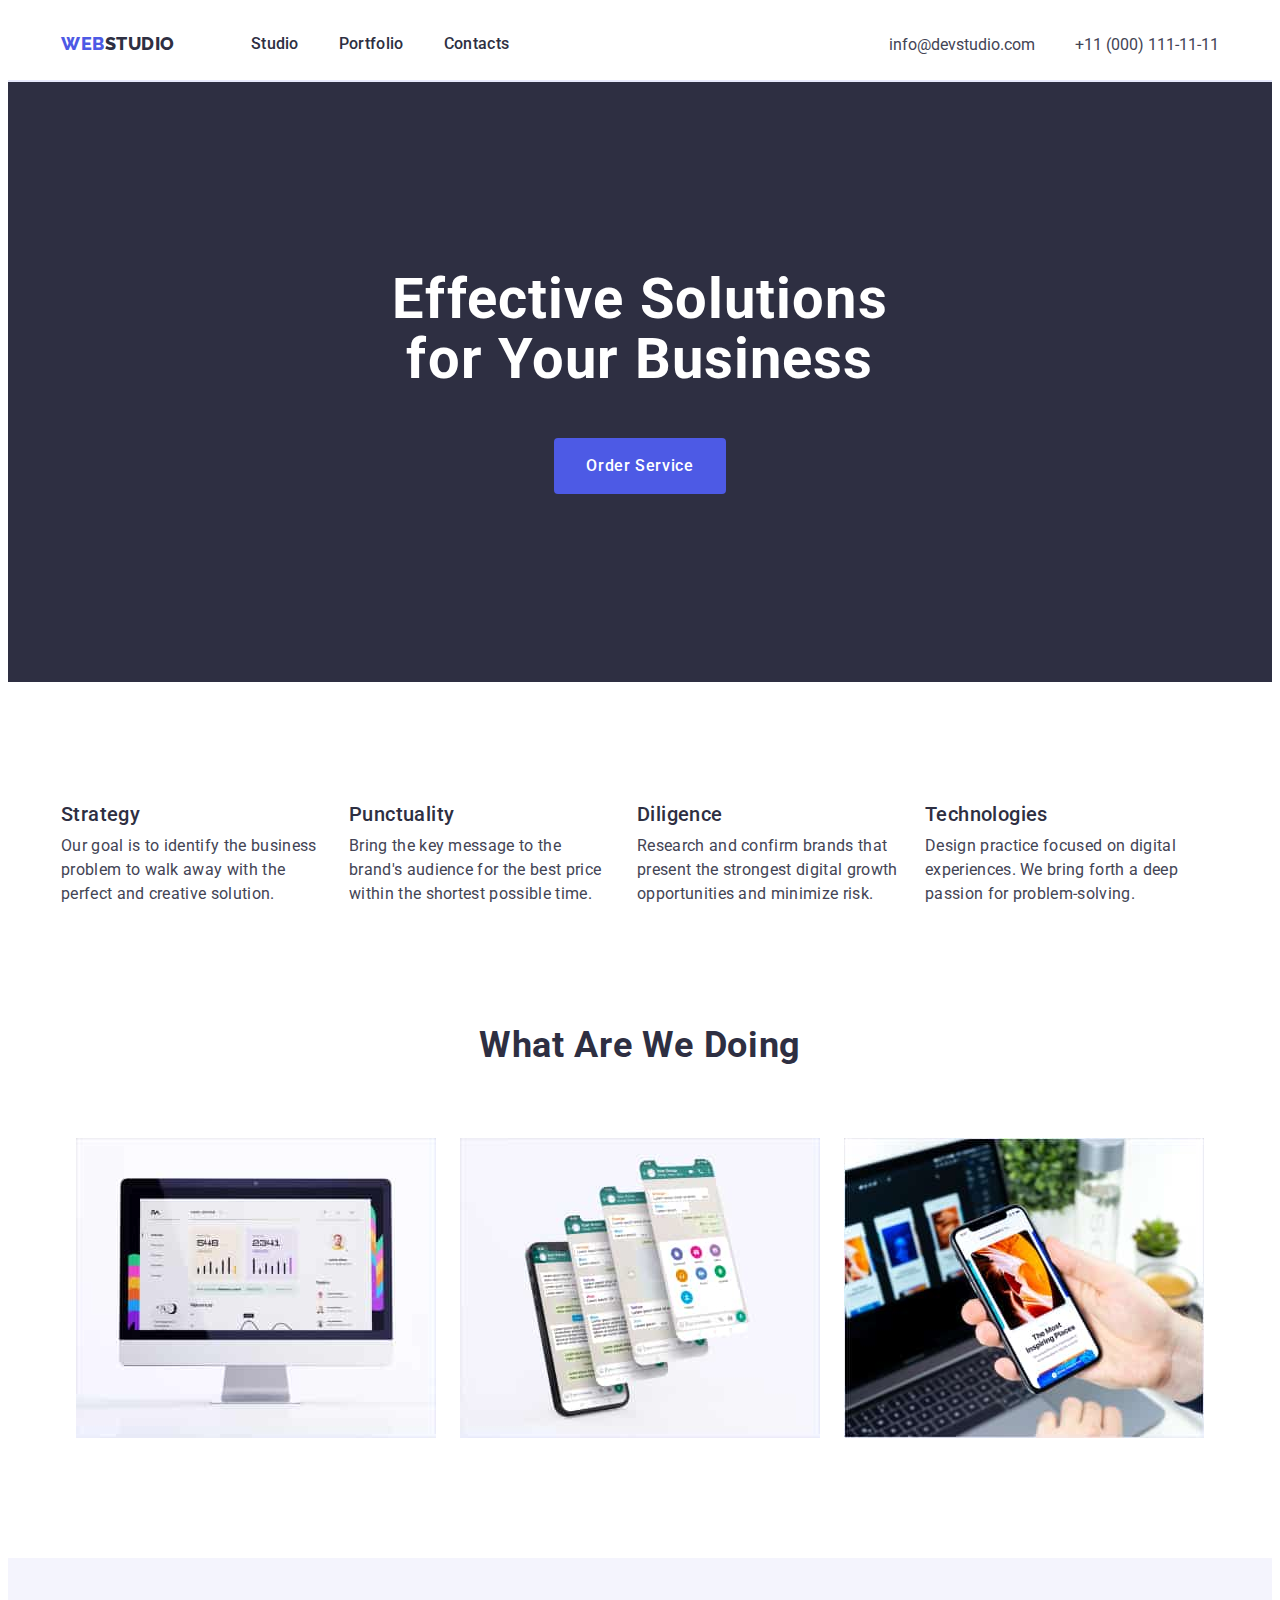
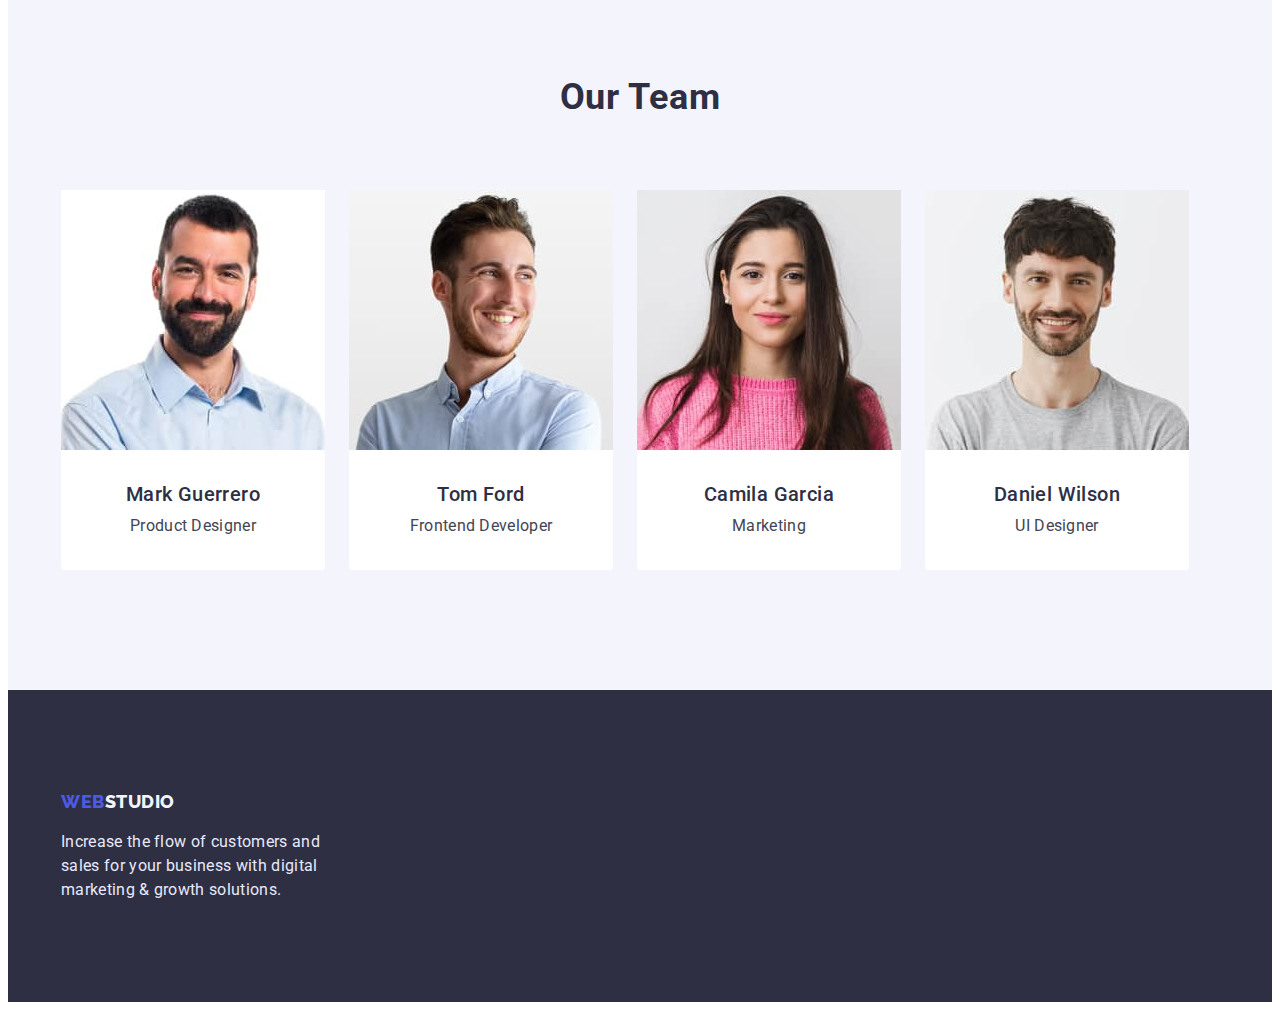
<file: index.html>
<!DOCTYPE html>
<html lang="en">
  <head>
    <meta charset="UTF-8" />
    <meta http-equiv="X-UA-Compatible" content="IE=edge" />
    <meta name="viewport" content="width=device-width, initial-scale=1.0" />
    <link
      rel="stylesheet"
      href="https://cdnjs.cloudflare.com/ajax/libs/modern-normalize/1.1.0/modern-normalize.min.css"
      integrity="sha512-wpPYUAdjBVSE4KJnH1VR1HeZfpl1ub8YT/NKx4PuQ5NmX2tKuGu6U/JRp5y+Y8XG2tV+wKQpNHVUX03MfMFn9Q=="
      crossorigin="anonymous"
      referrerpolicy="no-referrer"
    />

    <link rel="preconnect" href="https://fonts.googleapis.com" />
    <link rel="preconnect" href="https://fonts.gstatic.com" crossorigin />
    <link
      href="https://fonts.googleapis.com/css2?family=Raleway:wght@900&family=Roboto:wght@400;500;700;900&display=swap"
      rel="stylesheet"
    />
    <link rel="stylesheet" href="./css/styles.css" />
    <title>Web Studio</title>
  </head>
  <body>
    <!-- ================HEADER====================== -->
    <header class="header-border">
      <div class="container">
        <nav class="nav-container">
          <a href="index.html" class="link logo-text"
            ><span class="blue-logo-text">Web</span>Studio
          </a>
          <ul class="list nav-menu">
            <li class="nav-item">
              <a
                href="index.html"
                target="_self"
                rel="noreferrer noopener"
                class="link nav-link"
                >Studio</a
              >
            </li>
            <li class="nav-item">
              <a
                href="portfolio.html"
                target="_self"
                rel="noreferrer noopener"
                class="link nav-link"
                >Portfolio</a
              >
            </li>
            <li class="nav-item">
              <a href="" class="link nav-link">Contacts</a>
            </li>
          </ul>

          <address class="address">
            <ul class="list adrdress-list">
              <li class="adrdress-item">
                <a href="mailto:info@devstudio.com" class="link address-link"
                  >info@devstudio.com</a
                >
              </li>
              <li class="adrdress-item">
                <a href="tel:+110001111111" class="link address-link"
                  >+11 (000) 111-11-11</a
                >
              </li>
            </ul>
          </address>
        </nav>
      </div>
    </header>
    <main>
      <!-- NO NEED TO DO BACKGROUND YET! -->
      <!-- =====================HERO========================== -->
      <section class="hero-background">
        <div class="container hero-container">
          <!-- Hero -->
          <h1 class="hero-title">Effective Solutions for Your Business</h1>
          <button type="button" class="hero-btn btn">Order Service</button>
        </div>
      </section>
      <!--====================Benefits========================= -->
      <section class="benefits-section">
        <div class="container">
          <h2 class="visually-hidden">Benefits</h2>
          <ul class="list benefits-item-list">
            <li class="benefits-item">
              <h3 class="benefits-title">Strategy</h3>
              <p class="benefits-text">
                Our goal is to identify the business problem to walk away with
                the perfect and creative solution.
              </p>
            </li>
            <li class="benefits-item">
              <h3 class="benefits-title">Punctuality</h3>
              <p class="benefits-text">
                Bring the key message to the brand's audience for the best price
                within the shortest possible time.
              </p>
            </li>
            <li class="benefits-item">
              <h3 class="benefits-title">Diligence</h3>
              <p class="benefits-text">
                Research and confirm brands that present the strongest digital
                growth opportunities and minimize risk.
              </p>
            </li>
            <li class="benefits-item">
              <h3 class="benefits-title">Technologies</h3>
              <p class="benefits-text">
                Design practice focused on digital experiences. We bring forth a
                deep passion for problem-solving.
              </p>
            </li>
          </ul>
        </div>
      </section>
      <!-- ====================WHAT WE ARE DOING================== -->
      <section class="about-section">
        <div class="container">
          <h2 class="about-title">What are we doing</h2>
          <ul class="list about-list">
            <li class="about-item">
              <img src="./images/desktop.jpg" alt="desktop" width="360" />
            </li>
            <li class="about-item">
              <img src="./images/chatbots.jpg" alt="chatbots" width="360" />
            </li>
            <li class="about-item">
              <img src="./images/mobile.jpg" alt="mobile" width="360" />
            </li>
          </ul>
        </div>
      </section>
      <!-- ==================Our Team =======================-->
      <section class="team-background team-section">
        <div class="container">
          <h2 class="team-title">Our Team</h2>
          <ul class="list team-container-list">
            <li class="team-item-li">
              <img
                src="./images/markguerrero.jpg"
                alt="Mark Guerrero"
                width="264"
              />
              <div class="team-container-item">
                <h3 class="team-title-name">Mark Guerrero</h3>
                <p class="team-text">Product Designer</p>
              </div>
            </li>
            <li class="team-item-li">
              <img src="./images/tomford.jpg" alt="Tom Ford" width="264" />
              <div class="team-container-item">
                <h3 class="team-title-name">Tom Ford</h3>
                <p class="team-text">Frontend Developer</p>
              </div>
            </li>
            <li class="team-item-li">
              <img
                src="./images/camilagarcia.jpg"
                alt="Camila Garcia"
                width="264"
              />
              <div class="team-container-item">
                <h3 class="team-title-name">Camila Garcia</h3>
                <p class="team-text">Marketing</p>
              </div>
            </li>
            <li class="team-item-li">
              <img
                src="./images/danielwilson.jpg"
                alt="Daniel Wilson"
                width="264"
              />
              <div class="team-container-item">
                <h3 class="team-title-name">Daniel Wilson</h3>
                <p class="team-text">UI Designer</p>
              </div>
            </li>
          </ul>
        </div>
      </section>
    </main>
    <!--============================= FOOTER================================= -->
    <footer class="footer-background footer-section">
      <div class="container">
        <a href="index.html" class="link logo-text"
          ><span class="blue-logo-text">Web</span
          ><span class="white-logo-color">Studio</span>
        </a>
        <p class="footer-text">
          Increase the flow of customers and sales for your business with
          digital marketing & growth solutions.
        </p>
      </div>
    </footer>
  </body>
</html>
</file>
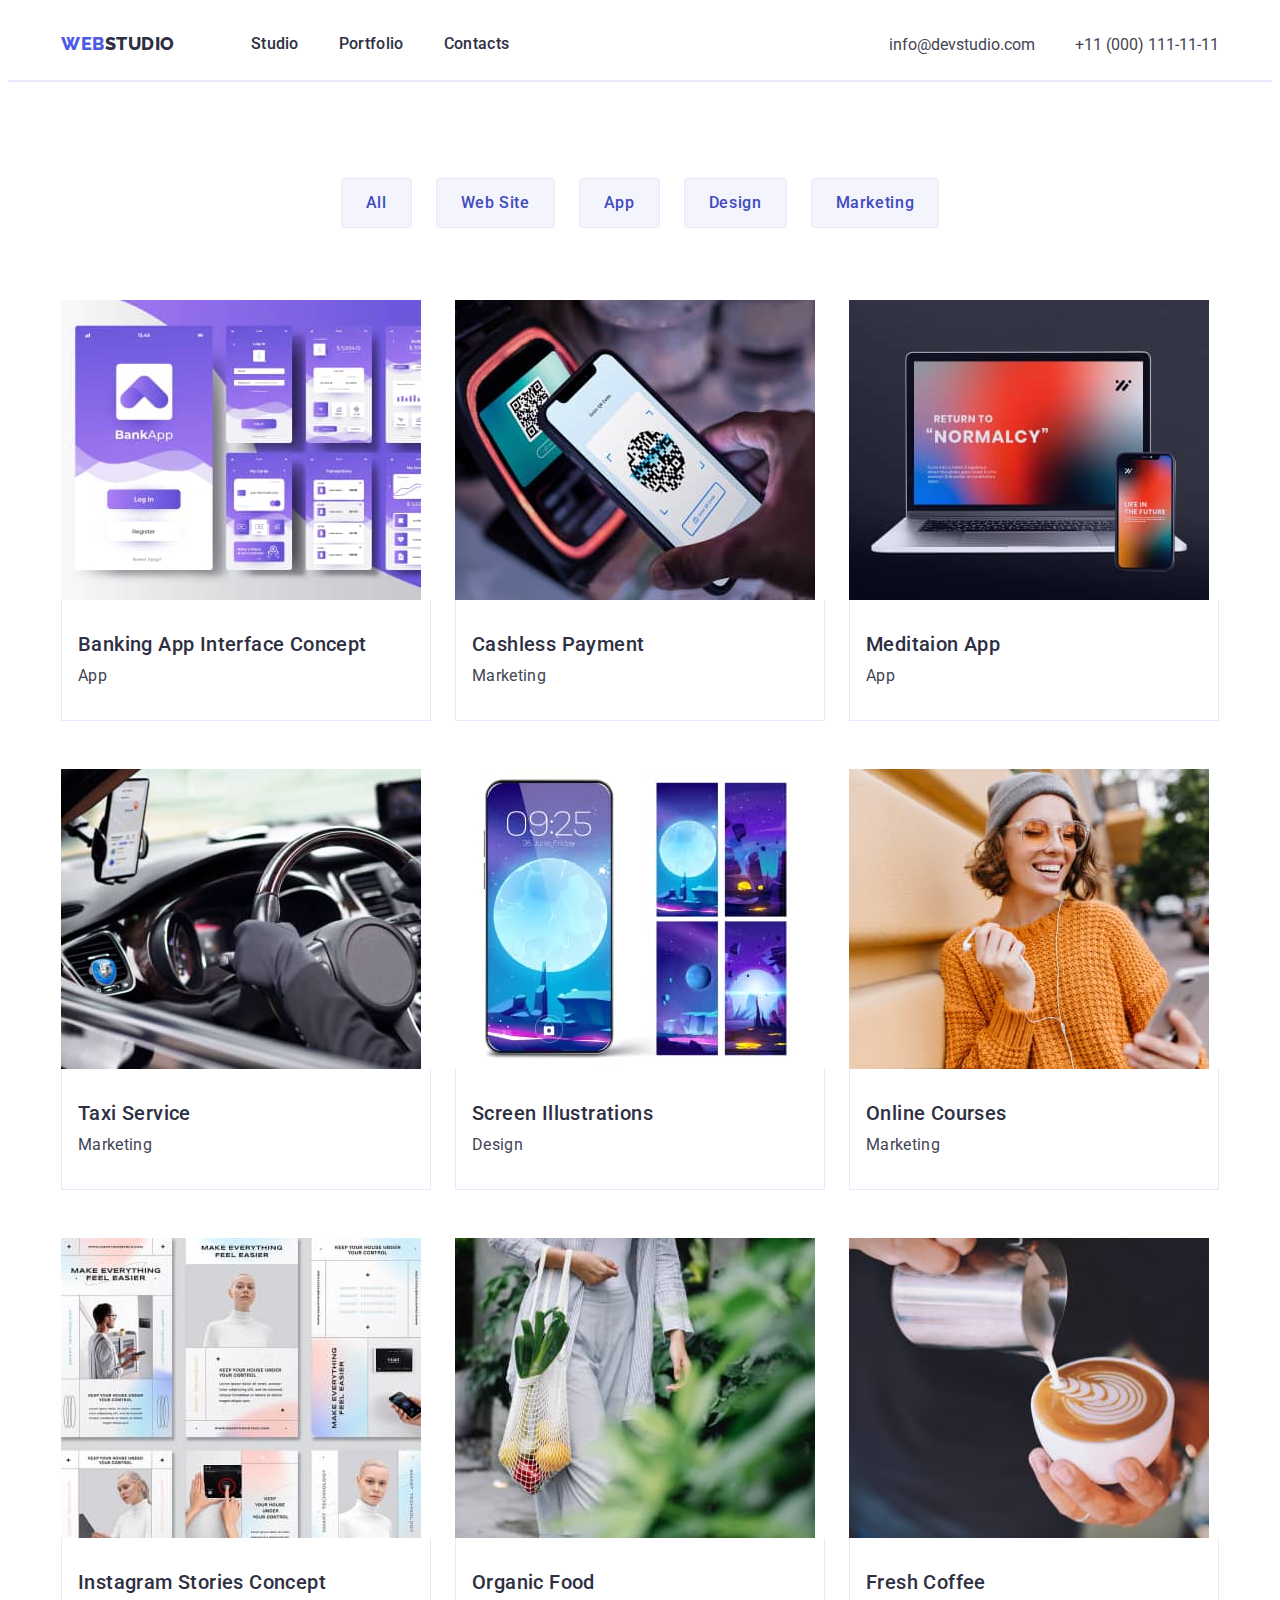
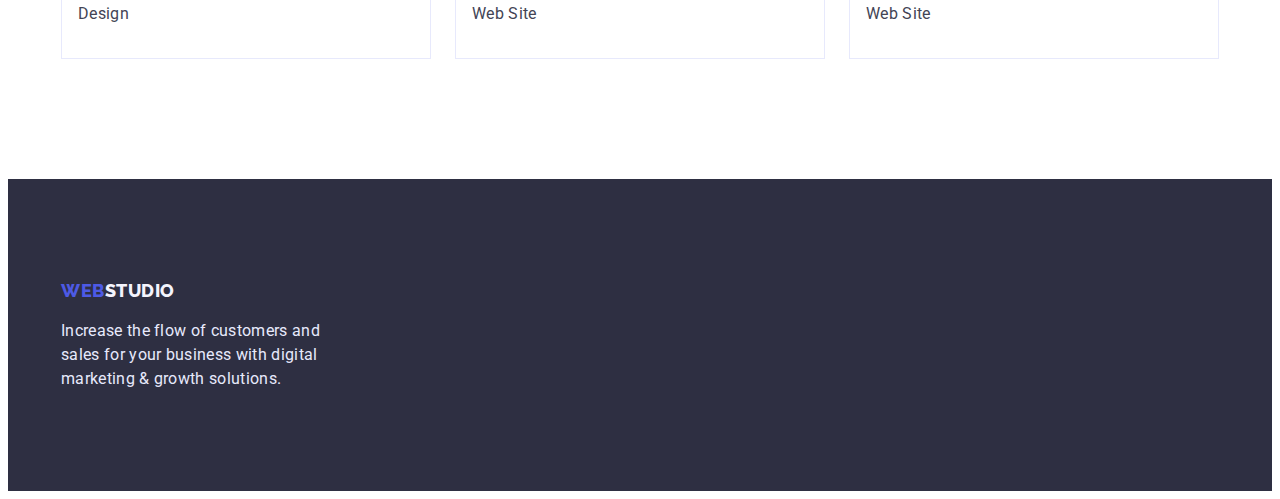
<file: portfolio.html>
<!DOCTYPE html>
<html lang="en">
  <head>
    <meta charset="UTF-8" />
    <meta http-equiv="X-UA-Compatible" content="IE=edge" />
    <meta name="viewport" content="width=device-width, initial-scale=1.0" />
    <title>Document</title>
    <link
      rel="stylesheet"
      href="https://cdnjs.cloudflare.com/ajax/libs/modern-normalize/1.1.0/modern-normalize.min.css"
      integrity="sha512-wpPYUAdjBVSE4KJnH1VR1HeZfpl1ub8YT/NKx4PuQ5NmX2tKuGu6U/JRp5y+Y8XG2tV+wKQpNHVUX03MfMFn9Q=="
      crossorigin="anonymous"
      referrerpolicy="no-referrer"
    />
    <link rel="preconnect" href="https://fonts.googleapis.com" />
    <link rel="preconnect" href="https://fonts.gstatic.com" crossorigin />
    <link
      href="https://fonts.googleapis.com/css2?family=Raleway:wght@900&family=Roboto:wght@400;500;700;900&display=swap"
      rel="stylesheet"
    />
    <link rel="stylesheet" href="./css/styles.css" />
  </head>
  <body>
    <header class="header-border">
      <div class="container">
        <nav class="nav-container">
          <a href="index.html" class="link logo-text"
            ><span class="blue-logo-text">Web</span>Studio
          </a>
          <ul class="list nav-menu">
            <li class="nav-item">
              <a
                href="index.html"
                target="_self"
                rel="noreferrer noopener"
                class="link nav-link"
                >Studio</a
              >
            </li>
            <li class="nav-item">
              <a
                href="portfolio.html"
                target="_self"
                rel="noreferrer noopener"
                class="link nav-link"
                >Portfolio</a
              >
            </li>
            <li class="nav-item">
              <a href="" class="link nav-link">Contacts</a>
            </li>
          </ul>

          <address class="address">
            <ul class="list adrdress-list">
              <li class="adrdress-item">
                <a href="mailto:info@devstudio.com" class="link address-link"
                  >info@devstudio.com</a
                >
              </li>
              <li class="adrdress-item">
                <a href="tel:+110001111111" class="link address-link"
                  >+11 (000) 111-11-11</a
                >
              </li>
            </ul>
          </address>
        </nav>
      </div>
    </header>
    <main>
      <section class="portfolio-section">
        <div class="container">
          <h1 class="visually-hidden">Portfolio</h1>
          <!-- Buttons -->
          <ul class="list portfolio-btn-list">
            <li class="portfolio-btn-item">
              <button type="button" class="portfolio-btn portfolio-btn-text">
                All
              </button>
            </li>
            <li class="portfolio-btn-item">
              <button type="button" class="portfolio-btn portfolio-btn-text">
                Web Site
              </button>
            </li>
            <li class="portfolio-btn-item">
              <button type="button" class="portfolio-btn portfolio-btn-text">
                App
              </button>
            </li>
            <li class="portfolio-btn-item">
              <button type="button" class="portfolio-btn portfolio-btn-text">
                Design
              </button>
            </li>
            <li class="portfolio-btn-item">
              <button type="button" class="portfolio-btn portfolio-btn-text">
                Marketing
              </button>
            </li>
          </ul>
          <!-- Examples -->
          <ul class="list exmples-list">
            <li class="portfolio-item">
              <a class="link" href="">
                <img
                  src="./images/banking.jpg"
                  alt="Banking App Interface Concept"
                  width="360"
                  height=""
                />
                <div class="examples-border">
                  <h2 class="examples-title">Banking App Interface Concept</h2>
                  <p class="examples-text">App</p>
                </div></a
              >
            </li>
            <li class="portfolio-item">
              <a class="link" href="">
                <img
                  src="./images/cashless.jpg"
                  alt="Cashless Payment"
                  width="360"
                  height=""
                />
                <div class="examples-border">
                  <h2 class="examples-title">Cashless Payment</h2>
                  <p class="examples-text">Marketing</p>
                </div></a
              >
            </li>
            <li class="portfolio-item">
              <a class="link" href="">
                <img
                  src="./images/meditation.jpg"
                  alt="Meditaion App"
                  width="360"
                  height=""
                />
                <div class="examples-border">
                  <h2 class="examples-title">Meditaion App</h2>
                  <p class="examples-text">App</p>
                </div></a
              >
            </li>
            <li class="portfolio-item">
              <a class="link" href="">
                <img
                  src="./images/taxi.jpg"
                  alt="Taxi Service"
                  width="360"
                  height=""
                />
                <div class="examples-border">
                  <h2 class="examples-title">Taxi Service</h2>
                  <p class="examples-text">Marketing</p>
                </div></a
              >
            </li>
            <li class="portfolio-item">
              <a class="link" href="">
                <img
                  src="./images/screen.jpg"
                  alt="Screen Illustrations"
                  width="360"
                  height=""
                />
                <div class="examples-border">
                  <h2 class="examples-title">Screen Illustrations</h2>
                  <p class="examples-text">Design</p>
                </div></a
              >
            </li>
            <li class="portfolio-item">
              <a class="link" href="">
                <img
                  src="./images/online.jpg"
                  alt="Online Courses"
                  width="360"
                  height=""
                />
                <div class="examples-border">
                  <h2 class="examples-title">Online Courses</h2>
                  <p class="examples-text">Marketing</p>
                </div></a
              >
            </li>
            <li class="portfolio-item">
              <a class="link" href="">
                <img
                  src="./images/instagramstories.jpg"
                  alt="Instagram Stories Concept"
                  width="360"
                  height=""
                />
                <div class="examples-border">
                  <h2 class="examples-title">Instagram Stories Concept</h2>
                  <p class="examples-text">Design</p>
                </div></a
              >
            </li>
            <li class="portfolio-item">
              <a class="link" href="">
                <img
                  src="./images/organic.jpg"
                  alt="Organic Food"
                  width="360"
                  height=""
                />
                <div class="examples-border">
                  <h2 class="examples-title">Organic Food</h2>
                  <p class="examples-text">Web Site</p>
                </div></a
              >
            </li>
            <li class="portfolio-item">
              <a class="link" href="">
                <img
                  src="./images/coffee.jpg"
                  alt="Fresh Coffee"
                  width="360"
                  height=""
                />
                <div class="examples-border">
                  <h2 class="examples-title">Fresh Coffee</h2>
                  <p class="examples-text">Web Site</p>
                </div></a
              >
            </li>
          </ul>
        </div>
      </section>
    </main>
    <footer class="footer-background footer-section">
      <div class="container">
        <a href="index.html" class="link logo-text"
          ><span class="blue-logo-text">Web</span
          ><span class="white-logo-color">Studio</span>
        </a>
        <p class="footer-text">
          Increase the flow of customers and sales for your business with
          digital marketing & growth solutions.
        </p>
      </div>
    </footer>
  </body>
</html>
</file>
<file: css/styles.css>
/* ++++++++++++++++++++++++++++++++++++++===========WHOLE FILE============== */

body {
  font-family: "Roboto", sans-serif;
  color: #434455;

  /* outline: dashed tomato; */
}

button {
  cursor: pointer;
}

h1,
h2,
h3,
h4,
h5,
h6,
p {
  margin: 0;
}
ul {
  margin: 0;
  padding-left: 0;
}

img {
  display: block;
  max-width: 100%;
  height: auto;
}

.container {
  width: 1158px;
  margin-left: auto;
  margin-right: auto;
  padding-left: 15px;
  padding-right: 15px;
  /* outline: solid tomato; */
}
/* -----------------------outline shpuld be deleted later!! */

.link {
  text-decoration: none;
}

.list {
  list-style: none;
}

:root {
  --brand-color: #4d5ae5;
  --main-header-color: #2e2f42;
  --btn-accent-color: #404bbf;
  --background-color: #2e2f42;
}

/* ===========================HEADER================================ */

.header-border {
  border-bottom: 2px solid #e7e9fc;
}
.nav-container {
  display: flex;
  align-items: center;
}

.logo-text {
  font-family: "Raleway";
  font-weight: 800;
  font-size: 18px;
  line-height: 1.33;
  letter-spacing: 0.03em;
  text-transform: uppercase;
  color: var(--main-header-color);
  margin-right: 76px;
}
/* тут правий марджин!!!!!!!!!!!!!!!!!!!!!!!!!!!!!!!!!!!!!!!!!!!!!! */

.blue-logo-text {
  color: var(--brand-color);
}
.nav-menu {
  display: flex;
}

.nav-item:not(:last-child) {
  margin-right: 40px;
}
/* тут правий марджин!!!!!!!!!!!!!!!!!!!!!!!!!!!!!!!!!!!!!!!!!!!!!! */

.nav-link {
  display: block;
  padding-top: 24px;
  padding-bottom: 24px;

  font-weight: 500;
  font-size: 16px;
  line-height: 1.5;
  letter-spacing: 0.02em;
  color: #2e2f42;

  /* outline: solid brown; */
}
.nav-link:hover,
.nav-link:focus {
  color: var(--brand-color);
}

.address {
  margin-left: auto;
}
.adrdress-list {
  display: flex;
  align-items: center;
}
.adrdress-list > .adrdress-item + .adrdress-item {
  margin-left: 40px;
}
.address-link {
  font-style: normal;
  color: #434455;
  padding-top: 24px;
  padding-bottom: 24px;
  /* outline: solid brown; */
}

.address-link:hover,
.address-link:focus {
  color: var(--brand-color);
}
/*================= .visually-hidden H1 ==============*/

.visually-hidden {
  position: absolute;
  width: 1px;
  height: 1px;
  margin: -1px;
  border: 0;
  padding: 0;

  white-space: nowrap;
  clip-path: inset(100%);
  clip: rect(0 0 0 0);
  overflow: hidden;
}

/* +++++++++++++++++++++++++++++++++========================MAIN-PAGE========================================+++++++++++++++++++ */
/* ===========================HERO================================ */
.hero-background {
  background: var(--background-color);
}
.hero-container {
  text-align: center;
  padding-bottom: 188px;
  padding-top: 188px;
  margin-left: auto;
  margin-right: auto;
}
/* MAYBE BETTER DELETE LATER CLASS ABOVE? */

.hero-title {
  font-weight: 700;
  font-size: 56px;
  line-height: 1.07;
  letter-spacing: 0.02em;

  max-width: 500px;
  margin-left: auto;
  margin-right: auto;
  margin-bottom: 48px;
  color: #ffffff;
}
.hero-btn {
  background: var(--brand-color);
  font-family: "Roboto";
  font-weight: 500;
  font-size: 16px;
  line-height: 1.5;
  letter-spacing: 0.04em;
  color: #ffffff;
  text-align: center;
  padding: 16px 32px;
  border-radius: 4px;
  border: none;
}
.hero-btn:hover,
.hero-btn:focus {
  background: var(--brand-color);
}
.hero-btn:active {
  background: #404bbf;
}

/* ==============================BENEFITS========================= */
.benefits-item-list {
  display: flex;
}

.benefits-section {
  /* padding-right: 0px;
  padding-left: 0px; */
  padding-top: 120px;
  padding-bottom: 120px;
}

.benefits-item:not(:last-child) {
  margin-right: 24px;
}

.benefits-item {
  width: 264px;
}

.benefits-title {
  font-weight: 500;
  font-size: 20px;
  line-height: 1.2;
  letter-spacing: 0.02em;
  color: var(--main-header-color);
  margin-bottom: 8px;
}
.benefits-text {
  font-size: 16px;
  line-height: 1.5;
  letter-spacing: 0.02em;
}
/* ==============================WHAT WE ARE DOING========================= */
.about-section {
  padding-bottom: 120px;
}

.about-list {
  display: flex;
  /* flex-wrap: wrap;
    column-gap: 24px; */
  justify-content: center;
}
.about-item:not(:last-child) {
  margin-right: 24px;
}
.about-title {
  font-weight: 700;
  font-size: 36px;
  line-height: 1.11;
  letter-spacing: 0.02em;
  text-transform: capitalize;
  color: var(--main-header-color);
  text-align: center;
  margin-bottom: 72px;
}
/* ==============================OUR TEAM========================= */
.team-background {
  background: #f4f4fd;
}

/* MAYBE BETTER DELETE LATER CLASS ABOVE? */
.team-section {
  padding-top: 120px;
  padding-bottom: 120px;
}

.team-title {
  font-weight: 700;
  font-size: 36px;
  line-height: 1.11;
  letter-spacing: 0.02em;
  text-transform: capitalize;
  color: var(--main-header-color);
  text-align: center;
  margin-bottom: 72px;
}

.team-container-list {
  display: flex;
  /* flex-wrap: wrap;
  gap: 24px; */
}
.team-container-item {
  padding: 32px 16px 32px 16px;
  background: #ffffff;
  border-radius: 0px 0px 4px 4px;
  text-align: center;
}
.team-item-li:not(:last-child) {
  margin-right: 24px;
}
.team-title-name {
  font-weight: 500;
  font-size: 20px;
  line-height: 1.2;
  letter-spacing: 0.02em;
  text-transform: capitalize;
  color: var(--main-header-color);
  text-align: center;
  /* margin-top: 32px; */
}

.team-text {
  font-size: 16px;
  line-height: 1.5;
  letter-spacing: 0.02em;
  text-align: center;
  margin-top: 8px;
  /* margin-bottom: 32px; */
}

/* ==============================FOOTER========================= */

.footer-section {
  padding-top: 100px;
  padding-bottom: 100px;
}
.footer-background {
  background: var(--background-color);
}
/* MAYBE BETTER DELETE LATER CLASS ABOVE? */

.footer-text {
  font-size: 16px;
  line-height: 1.5;
  letter-spacing: 0.02em;
  color: #e7e9fc;
  margin-top: 16px;
  width: 264px;
}

.white-logo-color {
  color: #f4f4fd;
}
/* +++++++++++++++++++++++++++++++++========================PORTFOLIO-PAGE========================================+++++++++++++++++++ */
/* ==============================BUTTONS========================= */
.portfolio-section {
  padding-top: 96px;
  padding-bottom: 120px;
}

.portfolio-btn-list {
  display: flex;
  justify-content: center;
  align-items: center;
  margin-bottom: 72px;
  /* margin-right: auto;
  margin-left: auto; */
}

.portfolio-btn {
  background: #f4f4fd;
  border: 1px solid #e7e9fc;
  border-radius: 4px;
  padding: 12px 24px;
}

.portfolio-btn-item:not(:last-child) {
  margin-right: 24px;
}

.portfolio-btn-text {
  font-family: "Roboto", sans-serif;
  font-weight: 500;
  font-size: 16px;
  line-height: 1.5;
  letter-spacing: 0.04em;
  color: var(--btn-accent-color);
  text-align: center;
}

.portfolio-btn:hover,
.portfolio-btn:focus {
  background: var(--brand-color);
  color: #ffffff;
}

.portfolio-btn:active {
  background: #404bbf;
  color: #ffffff;
}

/* ==============================EXAMPLES========================= */
.exmples-list {
  display: flex;
  flex-wrap: wrap;
  column-gap: 24px;
  row-gap: 48px;
}

.portfolio-item {
  flex-basis: calc((100% - 48px) / 3);
}

.examples-border {
  border: 1px solid #e7e9fc;
  border-top: 0px;
  padding: 32px 16px;
}
.examples-title {
  font-weight: 500;
  font-size: 20px;
  line-height: 1.2;
  letter-spacing: 0.02em;
  color: var(--main-header-color);
}
.examples-text {
  font-size: 16px;
  line-height: 1.5;
  letter-spacing: 0.02em;
  color: #434455;
  margin-top: 8px;
}
</file>
